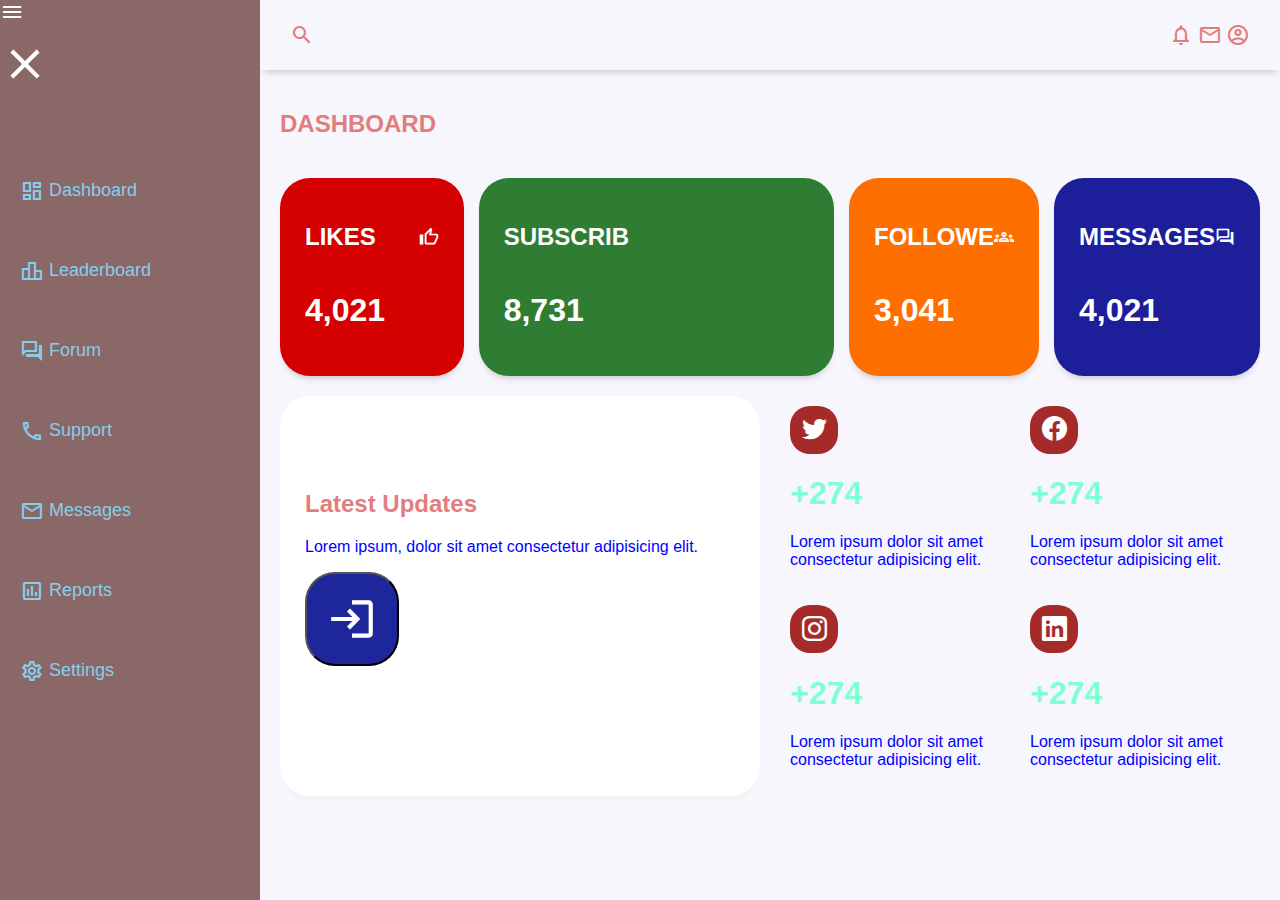
<file: dash board/index.html>
<!DOCTYPE html>
<html lang="en">
<head>
    <meta charset="utf-8">
    <meta name="viewport" content="width=device-width, initial-scale=1.0">
    <link rel="stylesheet" href="style.css">
    <!-- open sans font -->
    <link href="https://fonts.googleapis.com/css2?family=Gupter:wght@400;500;700&display=swap" rel="stylesheet">

    <!-- material icons -->
    <link href="https://fonts.googleapis.com/icon?family=Material+Icons+Outlined"
      rel="stylesheet">
     <!-- custom css -->
    <link rel="stylesheet" href="https://cdn.jsdelivr.net/npm/bootstrap-icons@1.11.3/font/bootstrap-icons.min.css">
    <title>Dash board</title>
</head>
<body>
    <div class="grid-container">

        <header class="header">
           
            <div class="header-left">
                <span class="material-icons-outlined">search</span>
            </div>
            <div class="header-right">
               
                <span class="material-icons-outlined"> notifications </span>
                <span class="material-icons-outlined"> email </span>
                <span class="material-icons-outlined"> account_circle </span>

            </div>
        </header>
           
        <aside class="sidebar">
            <div class="menu-icons" onclick="openSidebar()">
                <span class="material-icons-outlined">menu</span>
           </div>
           <div class="sidebar-brand">
            <span class="material-icons-outlined" onclick="openSidebar()" >
                close
                </span>
        <div class="sidebar-title">

           
                </div>
        </div>
       <ul class="sidebar-list">
        <li class="sidebar-list-item"> 
        <a href="#"> 
            <span class="material-icons-outlined">
                dashboard
                </span>
                Dashboard
        </a>
        </li>
       </ul>
       <ul class="sidebar-list">
        <li class="sidebar-list-item"> 
        <a href="#">
            <span class="material-icons-outlined">
                leaderboard
                </span>
               Leaderboard
        </a>
        </li>
       </ul>
       <ul class="sidebar-list">
        <li class="sidebar-list-item"> 
        <a href="#">
            <span class="material-icons-outlined">
            forum
                </span>
                Forum
        </a>
        </li>
       </ul>
       <ul class="sidebar-list">
        <li class="sidebar-list-item"> 
        <a href="#">
            <span class="material-icons-outlined">
                phone
                </span>
                Support
        </a>
        </li>
       </ul>
       <ul class="sidebar-list">
        <li class="sidebar-list-item"> 
        <a href="#">
            <span class="material-icons-outlined">
                email
                </span>
                Messages
        </a>
        </li>
       </ul>
       <ul class="sidebar-list">
        <li class="sidebar-list-item"> 
        <a href="#">
            <span class="material-icons-outlined">
                poll
                </span>
                Reports
        </a>
        </li>
       </ul>
    
    <ul class="sidebar-list">
     <li class="sidebar-list-item"> 
     <a href="#">
        <span class="material-icons-outlined">
            settings
            </span>
            Settings
     </a>
     </li>
    </ul>
        </aside>

        <main class="main-container">
            <div class="main-title">
                <h2> DASHBOARD</h2>
            </div>

            <div class="main-cards">

                <div class="card">

                    <div class="card-inner">
                        <h2>LIKES</h2>
                        <span class="material-icons-outlined">thumb_up</span>
                    </div>
                    <h1>4,021</h1>
                </div>

                <div class="card">

                    <div class="card-inner">
                        <h2>SUBSCRIB</h2>
                        <span class="material-icons-outlined">subscribe</span>
                    </div>
                    <h1>8,731</h1>
                </div>

                <div class="card">
                 <div class="card-inner">
                        <h2>FOLLOWE</h2>
                        <span class="material-icons-outlined">groups</span>
                    </div>
                    <h1>3,041</h1>
                </div>

                <div class="card">

                    <div class="card-inner">
                        <h2>MESSAGES</h2>
                        <span class="material-icons-outlined">forum</span>
                    </div>
                    <h1>4,021</h1>
                </div>
            </div>
            <div class="products">

                <div class="product-card">
                    <h2 class="product-description">Latest Updates</h2> 
                    <p class="text-secondary"> Lorem ipsum, dolor sit amet consectetur adipisicing elit.
                        
                    </p>
                    <button type="button" class="product-button">
                        <span class="material-icons-outlined">login</span>
                    </button>
                </div>
                <div class="social-media">
                    <div class="product">


                        <div>
                            <div class="product-icon background-red">
                                <i class="bi bi-twitter"></i>
                            </div>
                            <h1 class="text-red">+274</h1>
                            <p class="text-secondary">Lorem ipsum dolor sit amet consectetur adipisicing elit. 
                               </p>

                        </div>

                        <div>
                            <div class="product-icon background-red">
                                <i class="bi bi-facebook"></i>
                            </div>
                            <h1 class="text-red">+274</h1>
                            <p class="text-secondary">Lorem ipsum dolor sit amet consectetur adipisicing elit. 
                             </p>

                        </div>

                        <div>
                            <div class="product-icon background-red">
                                <i class="bi bi-instagram"></i>
                            </div>
                            <h1 class="text-red">+274</h1>
                            <p class="text-secondary">Lorem ipsum dolor sit amet consectetur adipisicing elit.  
                               </p>

                        </div>

                        <div>
                            <div class="product-icon background-red">
                                <i class="bi bi-linkedin"></i>
                            </div>
                            <h1 class="text-red">+274</h1>
                            <p class="text-secondary">Lorem ipsum dolor sit amet consectetur adipisicing elit. 
                               </p>

                        </div>
                    </div>
                </div>
            </div>
        </main>
    </div>
</aside>

    <script src="script.js"></script>
</body>
</html>
</file>
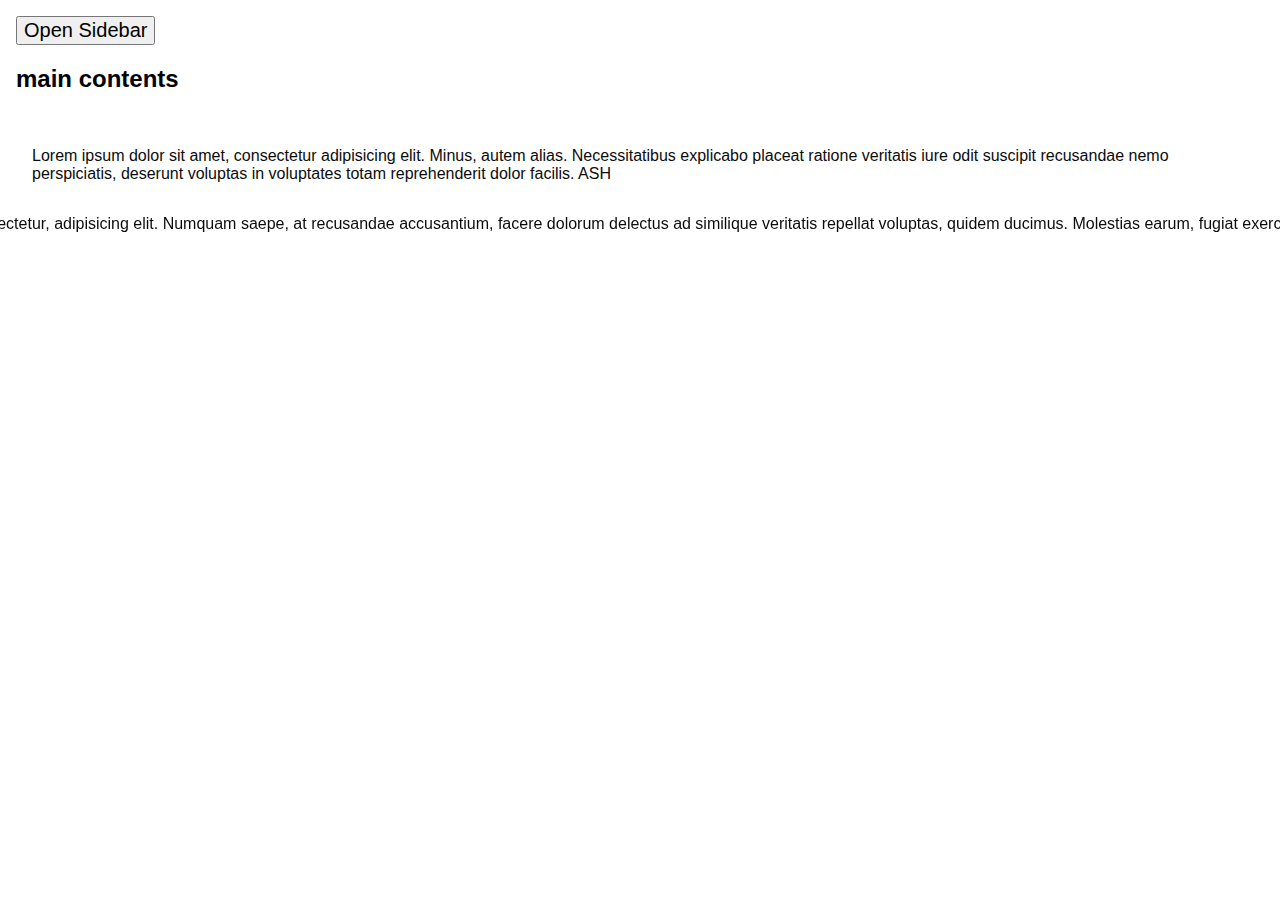
<file: dash board/side.html>
<!DOCTYPE html>
<html lang="en">
<head>
    <meta charset="UTF-8">
    <meta name="viewport" content="width=device-width, initial-scale=1.0">
    <title>sidebar</title>
    <link rel="stylesheet" href="side.css">
</head>
<body>
    <div id="sidebar" class="sidebar">
        <button id="closeBtn" class="closebtn"> times </button>
        <h2>Sidebar</h2><br>
        <p>Lorem ipsum dolor sit amet consectetur,
             adipisicing elit.
             Numquam saepe, at recusandae accusantium, facere dolorum
              delectus ad similique veritatis repellat voluptas,
               quidem ducimus. Molestias earum,
             fugiat exercitationem consequatur dicta distinctio?</p> <br>
    </div>
    <div id="main">
        <button id="openBtn">Open Sidebar </button>
        <h2> main contents</h2><br>
        <p>Lorem ipsum dolor sit amet, consectetur
             adipisicing elit. Minus, autem alias. 
             Necessitatibus explicabo placeat ratione 
             veritatis iure odit suscipit recusandae 
             nemo perspiciatis, deserunt 
             voluptas in voluptates totam 
            reprehenderit dolor facilis. ASH
        </p><br>
            </div>
            
            <script src="side.js"></script>
    
</body>
</html>
</file>
<file: dash board/style.css>
body{
    margin:0;
    padding: 0;
    box-sizing: border-box;
    background-color: rgb(247,246,252);
    color: rgb(227, 125, 125);
    font-family: 'Gill Sans', 'Gill Sans MT', Calibri, 'Trebuchet MS', sans-serif;

}

.material-icons-outlined{
    vertical-align: middle;
    line-height: 1px;
    font-size: 30px;
}

.text-secondary{
    color:blue;
}

.text-blue {
    color:blueviolet;
}
.background-blue{
    background-color: brown;

}
.text-red{
    color:aquamarine;
}
.background-red{
    background-color: black;
}

.text-green{
    color: palegreen;
}
.background-green{
    background-color: blueviolet;
}
.text-orange{
    color: yellowgreen;
}
.background-orange{
    background-color: brown;
}


.grid-container {
    display: grid;
    grid-template-columns: 260px 1fr 1fr 1fr;
    grid-template-rows: 0.2fr 3fr;
    grid-template-areas: 
        "sidebar header header header"
        "sidebar main main main";
    height: 100vh;

}
/*------------- header -----------*/
.header {
    grid-area: header;
    height: 70px;
   display: flex;
   align-items: center;
   justify-content: space-between;
   padding: 0 30px 0 30px;
   box-shadow: 0 6px 7px -4px rgba(0,0,0,0.2);
}
.menu-icon{
    display: none;
    
    
}


/*------------- sidebar----------*/
.sidebar {
    grid-area: sidebar;
    height: 100%;
    background-color:rgb(138, 104, 104);
    color: rgb(255,255,255);
    overflow-y: auto;
    transition: all 0.5s;
    -webkit-transition: all 0.5s;
   
}
/*------------main--------------*/

.sidebar-title {
    display: flex;
    justify-content: space-between;
    align-items: center;
    padding:20px 20px 20px 20px;
    margin-bottom: 30px;

}

.sidebar-title > span {
    display: none;
}

.sidebar-brand {
    margin-top: 15px;
    font-size: 30px;
    font-weight: 700;

}

.sidebar-brand > .material-icons-outlined {
   font-size: 50px;
}

.sidebar-list {
    padding: 0;
    margin-top: 15px;
    list-style-type: none;
}

.sidebar-list-item {
    padding: 20px 20px 20px 20px;
    font-size: 18px;
}

.sidebar-list-item:hover {
    background-color: rgba(255,255,255,0.2);
    cursor: pointer;
}

.sidebar-list-item > a{
    text-decoration: none;
    color:skyblue;
}

.sidebar-responsive {
    display: inline !important;
    position: absolute;
}


.main-container {
   grid-area:main;
   overflow-y: auto;
   padding: 20px 20px;
  
   
   

}
.main-title{
    display: flex;
    justify-content: space-between;
}

.main-cards{
     display: grid;
     grid-template-columns: 1fr 1fr 1fr 1fr;
     gap: 15px;
     margin: 20px 0;
}

.card{
    display: flex;
    flex-direction: column;
    justify-content: space-around;
    padding:25px;
    color:rgb(255,255,255);
    border-radius: 30px;
    box-shadow: 0 6px 7px -4px rgba(0,0,0,0.2);
}

.card:first-child {
    background-color: rgb(213,0,0);
}

.card:nth-child(2) {
    background-color: rgb(46,125,50);
}

.card:nth-child(3) {
    background-color: rgb(255,111,0);
}

.card:nth-child(4) {
    background-color: rgb(29,30,154);
}

.card-inner{
    display: flex;
    align-items: center;
    justify-content: space-between;
}

.card-inner > span {
    font-size: 20px;
}

.products {
    display: grid;
    grid-template-columns: 1fr 1fr;
    gap: 20px;
}

.product-card {
    height: 350px;
    background-color: white;
    padding: 25px;
    border-radius: 30px;
    box-shadow: 0 6px 7px -4px rgba(164, 224, 193, 0.2);
}

.product-description {
    padding-top: 50px;
}

.product-button {
    background-color: rgb(29,38,154);
    color: rgb(255,255,255);
    padding: 20px;
    border-radius: 30px;
}

.product-button > .material-icons-outlined{
    font-size: 50px;;
}

.social-media {
    height: 350px;
    padding: 10px;
}

.product {
    display:grid;
    grid-template-columns: 1fr 1fr;
    gap: 20px;
}

.product-icon {
    color:rgb(255,255,255);
    width: 48px;
    height: 48px;
    display:flex;
    align-items: center;
    justify-content: center;
    border-radius: 20px;
    background-color:brown;
}
.product-icon > .bi {
    font-size: 25px;
}

/*           media querries         */
/* medium screens <= 992px */
@media screen and (max-width: 992px){
    grid-container {
        grid-template-columns: 1fr;
        grid-template-rows: 0.2fr 3fr;
        grid-template-areas:
         "header"
         "main"
    }

    #sidebar {
        display:none;
    }
    .menu-icon {
        display: inline;
    }
    .sidebar-title > span {
        display: inline;
    }
}
/* small screens  <= 768px*/
@media screen and (max-width: 768px){
    .main-cards {
        grid-template-columns: 1fr;
        gap: 10px;
        margin-bottom: 0;
    }

    .product {
        grid-template-columns: 1fr;
        margin-top: 30px;
    }
}
/* large screens <= 567px*/
@media screen and (max-width: 567px){
    .header-left{
        display:none
    }
}
</file>
<file: dash board/side.css>
body{
    margin: 0;
    font-family: Arial, Helvetica, sans-serif;
}
#main {
    transition: margin-left .5s;
    padding: 16px;
}
.sidebar{
    height: 100%;
    width: 250%;
    position: fixed;
    top: 0;
    left: -250px;
   
    overflow-x: hidden;
    transition: 0.5s;
    padding-top: 60px;
}
.sidebar h2{
    color:#0e0d0d;
    padding: 16px;

}
 p{
    padding: 0 16px;
    color:rgb(12, 12, 13);
    display: block;
    
}
.closeBtn{
    position: absolute;
    top: 0;
    right: 25px;
    font-size: 36px;
    margin-left: 50px;
    color:#0f0e0e;
  
    border: none;
    cursor: pointer;
}
#openBtn{
    font-size: 20px;
    cursor: pointer;
}
</file>
